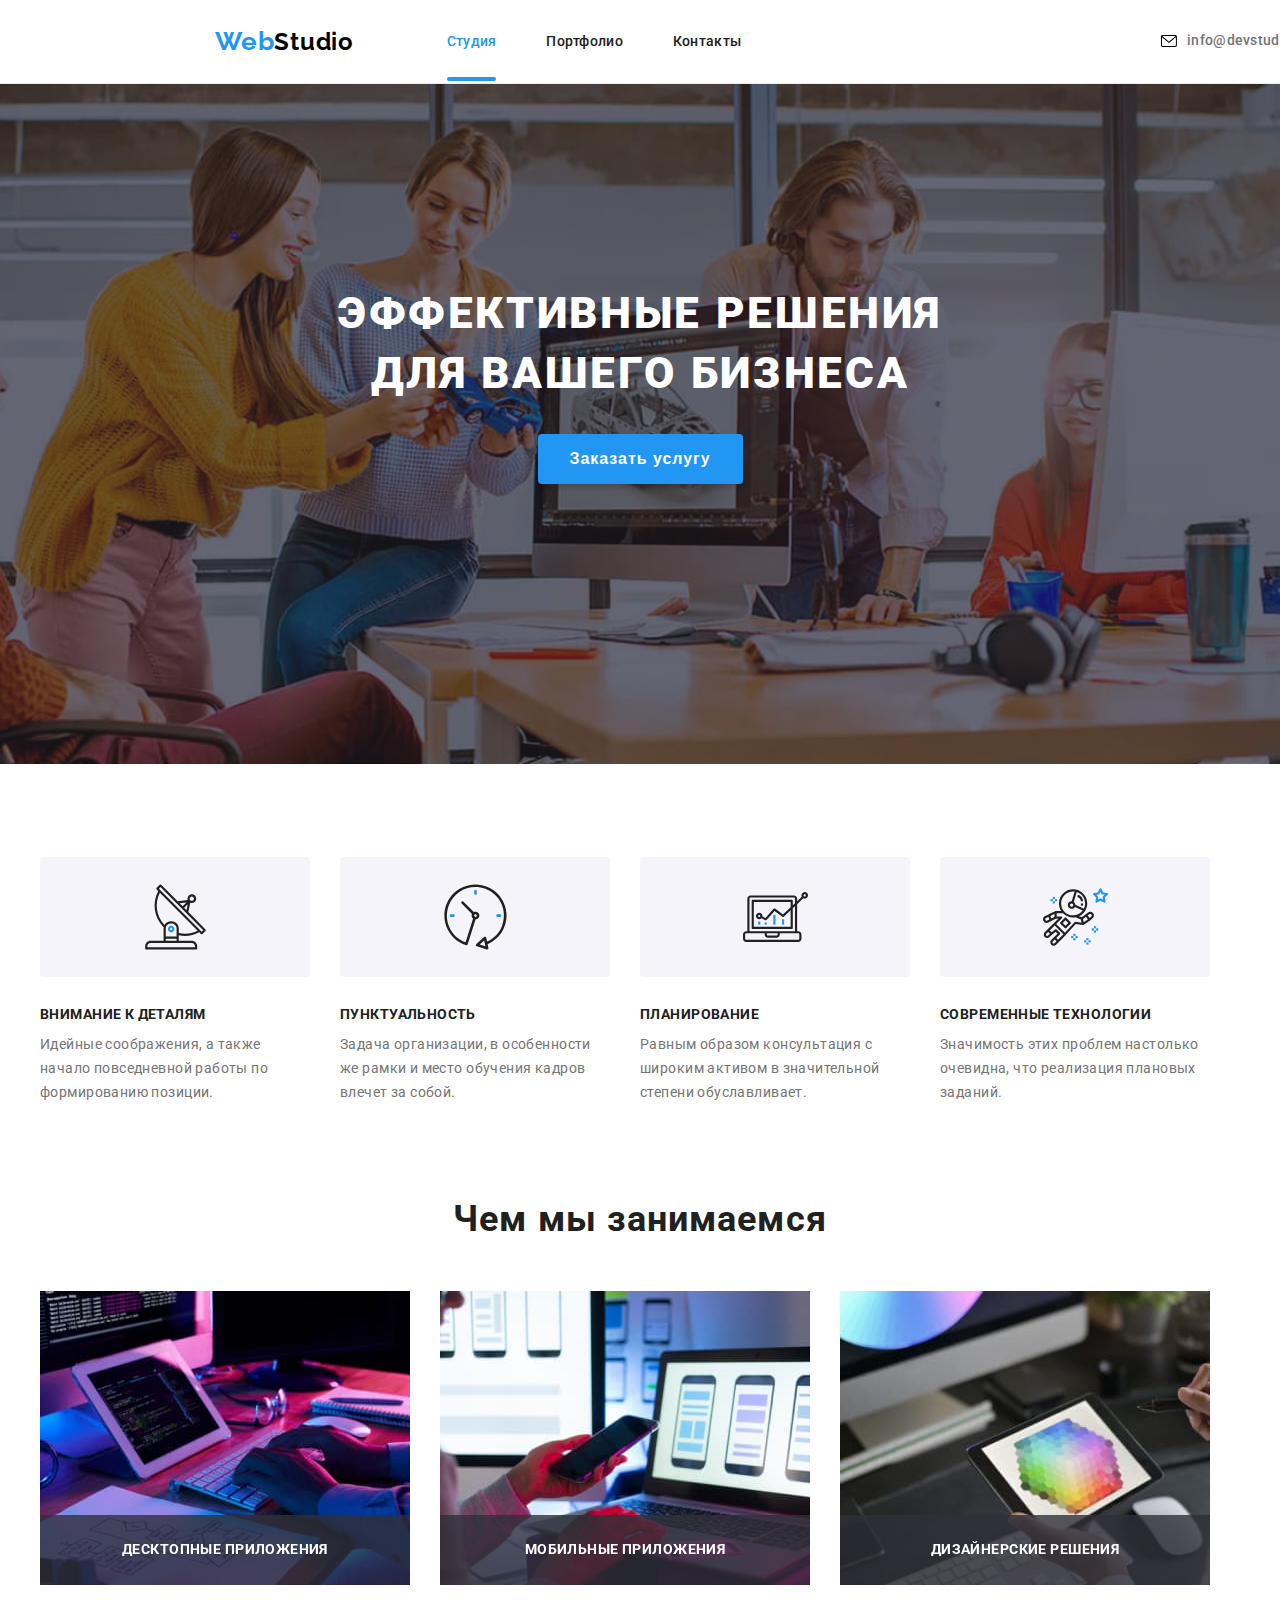
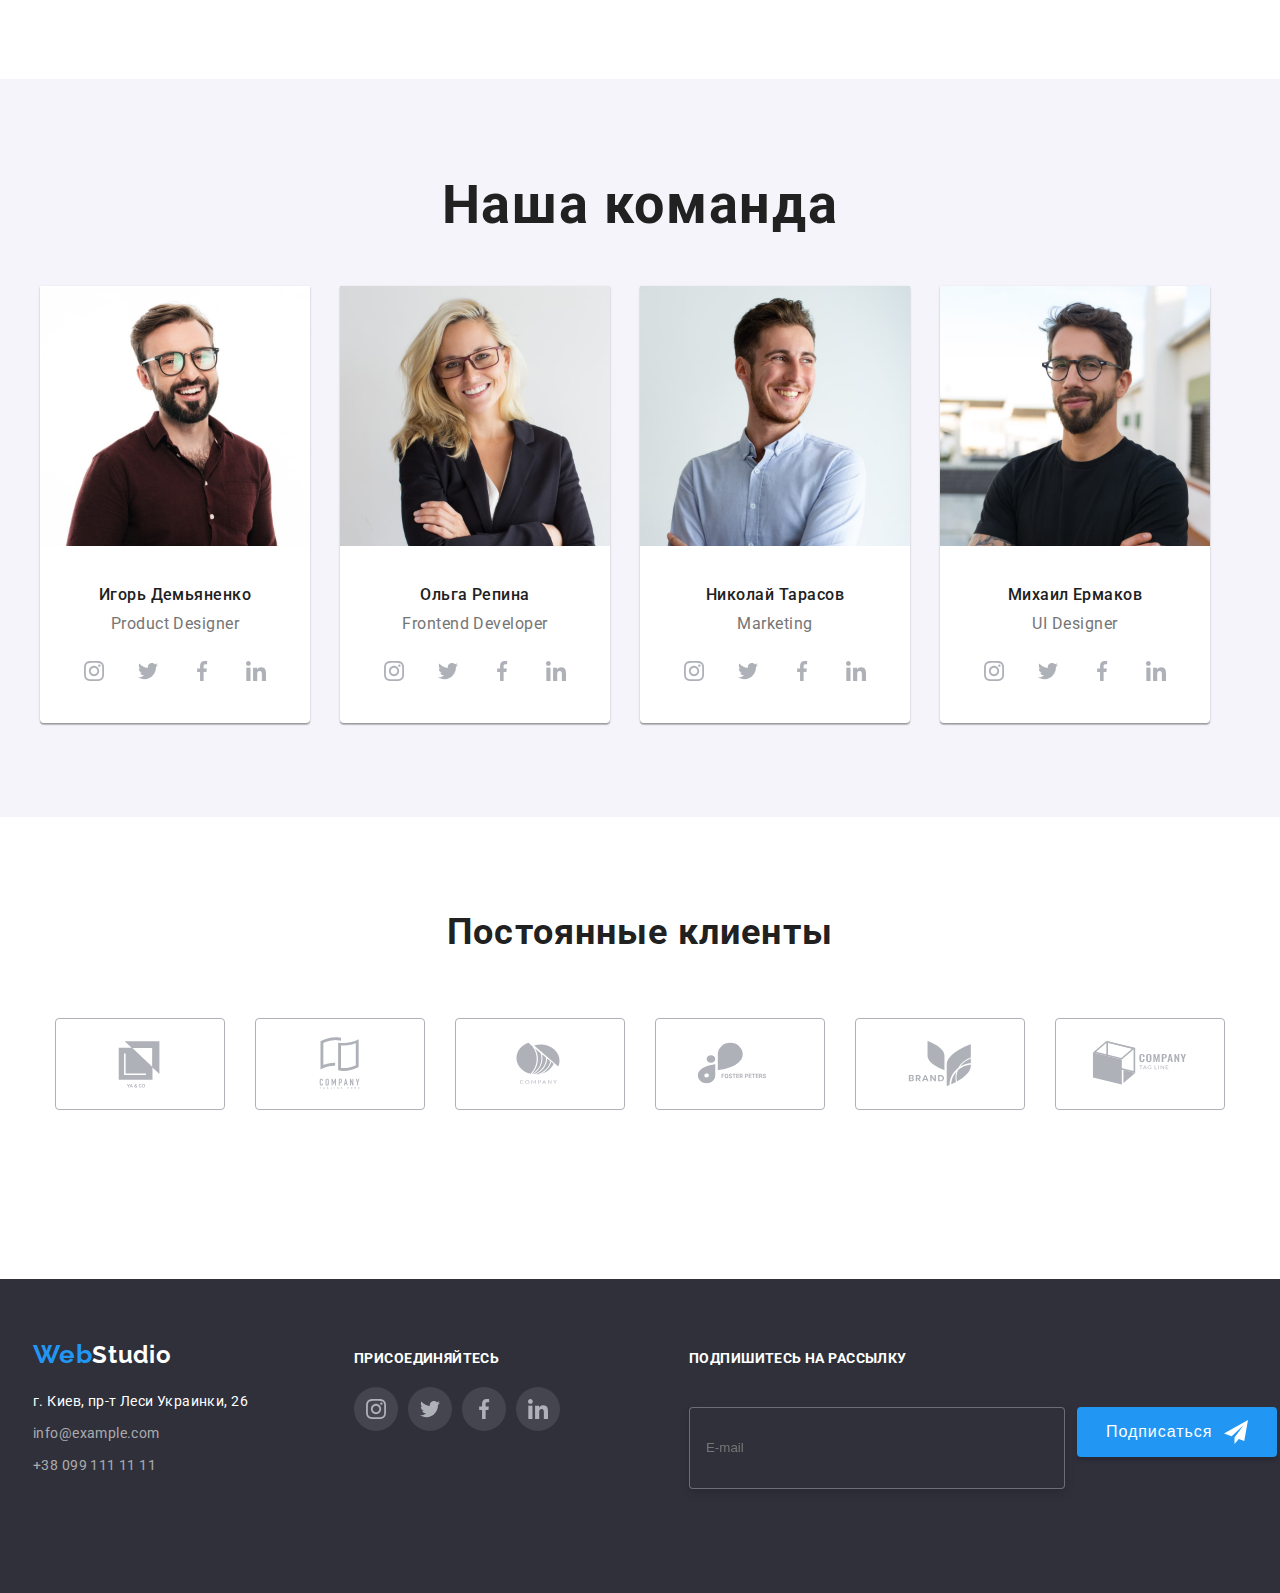
<file: index.html>
<!DOCTYPE html>
<html lang="ru">
  <head>
    <meta charset="UTF-8" />
    <meta http-equiv="X-UA-Compatible" content="IE=edge" />
    <meta name="viewport" content="width=device-width, initial-scale=1.0" />
    <title>Business planning</title>
    <link
      rel="stylesheet"
      href="https://cdnjs.cloudflare.com/ajax/libs/modern-normalize/1.1.0/modern-normalize.min.css"
      integrity="sha512-wpPYUAdjBVSE4KJnH1VR1HeZfpl1ub8YT/NKx4PuQ5NmX2tKuGu6U/JRp5y+Y8XG2tV+wKQpNHVUX03MfMFn9Q=="
      crossorigin="anonymous"
      referrerpolicy="no-referrer"
    />
    <link rel="preconnect" href="https://fonts.googleapis.com" />
    <link rel="preconnect" href="https://fonts.gstatic.com" crossorigin />
    <link rel="preconnect" href="https://fonts.googleapis.com" />
    <link rel="preconnect" href="https://fonts.gstatic.com" crossorigin />
    <link
      href="https://fonts.googleapis.com/css2?family=Raleway:wght@700&family=Roboto:wght@400;500;700;900&display=swap"
      rel="stylesheet"
    />
    <!-- <link rel="stylesheet" href="./css/style.css" /> -->
    <link rel="stylesheet" href="./css/main.css" />
  </head>
  <body>
    <header class="header">
      <div class="container">
        <a href="" class="header__logo">Web<span class="logo">Studio</span></a>
        <button class="menu-open-btn" type="button">
          <svg class="header__icon-mob" width="40" height="40">
            <use href="./images/icons/symbol-defs.svg#icon-menu_40px"></use>
          </svg>
        </button>
        <nav class="header__navigation">
          <ul class="header__list">
            <li class="header__item-pages">
              <a href="" class="header__link-pages current">Студия</a>
            </li>
            <li class="header__item-pages">
              <a href="./portfolio.html" class="header__link-pages">Портфолио</a>
            </li>
            <li class="header__item-pages">
              <a href="" class="header__link-pages">Контакты</a>
            </li>
          </ul>
        </nav>
        <div class="header-connect">
          <ul class="header__list list">
            <li class="header__item">
              <a href="mailto:info@devstudio.com" class="header__link">
                <svg class="header__icon" width="16" height="12">
                  <use href="./images/icons/symbol-defs.svg#icon-envelope"></use>
                </svg>
                info@devstudio.com
              </a>
            </li>
            <li class="header__item">
              <a class="header__link" href="tel:+380961111111">
                <svg class="header__icon" width="10" height="16">
                  <use href="./images/icons/symbol-defs.svg#icon-Vector"></use>
                </svg>
                +38 096 111 11 11
              </a>
            </li>
          </ul>
        </div>
      </div>
      <div class="mob-menu is-hidden">
        <div class="conteiner">
          <div class="mob-menu-top">
            <button type="button" class="menu-close-btn">
              <svg class="header__menu-close" width="40" height="40">
                <use href="./images/icons/symbol-defs.svg#icon-close_40px"></use>
              </svg>
            </button>
            <ul class="mob-menu__list">
              <li class="mob-menu__item-pages">
                <a href="" class="mob-menu__link-pages current">Студия</a>
              </li>
              <li class="mob-menu__item-pages">
                <a href="./portfolio.html" class="mob-menu__link-pages">Портфолио</a>
              </li>
              <li class="mob-menu__item-pages">
                <a href="" class="mob-menu__link-pages">Контакты</a>
              </li>
            </ul>
          </div>
          <div class="mob-menu-bottom">
            <div class="mob-connect">
              <ul class="mob__list">
                <li class="mob__item">
                  <a class="mob__link-tel" href="tel:+380961111111"> +38 096 111 11 11 </a>
                </li>

                <li class="mob__item">
                  <a href="mailto:info@devstudio.com" class="mob__link-email">
                    info@devstudio.com
                  </a>
                </li>
              </ul>
            </div>
            <ul class="mob__soc-list">
              <li class="mob__soc-item">
                <a href="" class="mob__soc-link">Instagram</a>
                <!-- <p class="mob__soc-line"></p> -->
              </li>
              <li class="mob__soc-item">
                <a href="" class="mob__soc-link">Twitter</a>
              </li>
              <li class="mob__soc-item">
                <a href="" class="mob__soc-link">Facebook</a>
              </li>
              <li class="mob__soc-item">
                <a href="" class="mob__soc-link">LinkedIn</a>
              </li>
            </ul>
          </div>
        </div>
      </div>
    </header>
    <main class="main">
      <section class="section hero">
        <div class="container">
          <h1 class="hero__title">
            Эффективные решения <br />
            для вашего бизнеса
          </h1>
          <button type="button" class="hero__btn" data-modal-open>Заказать услугу</button>
          <div class="backdrop is-hidden" data-modal>
            <div class="modal">
              <button type="button" class="modal__close-btn" data-modal-close>
                <svg class="modal__close-icon" width="18" height="18">
                  <use href="./images/icons/symbol-defs.svg#icon-close-black"></use>
                </svg>
              </button>
              <p class="modal__title">Оставьте свои данные, мы вам перезвоним</p>
              <form>
                <div class="modal__field">
                  <label class="modal__label" for="user-name">Имя</label>
                  <div class="modal__input-wrap">
                    <input
                      id="user-name"
                      type="text"
                      class="modal__input"
                      name="user-name"
                      required
                    />
                    <svg class="modal__input-icon" width="18" height="18">
                      <use href="./images/icons/symbol-defs.svg#icon-person-black"></use>
                    </svg>
                  </div>
                </div>
                <div class="modal__field">
                  <label class="modal__label" for="user-tel">Телефон</label>
                  <div class="modal__input-wrap">
                    <input type="tel" class="modal__input" name="user-tel" id="user-tel" required />
                    <svg class="modal__input-icon" width="18" height="18">
                      <use href="./images/icons/symbol-defs.svg#icon-phone-black"></use>
                    </svg>
                  </div>
                </div>
                <div class="modal__field">
                  <label class="modal__label" for="user-email">Почта</label>
                  <div class="modal__input-wrap">
                    <input
                      type="email"
                      class="modal__input"
                      name="user-email"
                      id="user-email"
                      required
                    />
                    <svg class="modal__input-icon" width="18" height="18">
                      <use href="./images/icons/symbol-defs.svg#icon-email-black"></use>
                    </svg>
                  </div>
                </div>
                <div class="modal__field-comment">
                  <label class="modal__comment">
                    Комментарий
                    <textarea
                      name="comment"
                      placeholder="Введите текст"
                      class="modal__comment-text"
                    ></textarea>
                  </label>
                </div>
                <div class="modal__field-check">
                  <input
                    type="checkbox"
                    class="modal__input-check hidden-title"
                    id="input-check"
                    name="policy"
                    value="policy"
                  />
                  <label for="input-check" class="modal__check-text">
                    <span>
                      <svg class="modal__check-icon" width="16" height="15">
                        <use href="./images/icons/symbol-defs.svg#icon-vector1"></use>
                      </svg>
                    </span>
                    Соглашаюсь с рассылкой и принимаю
                    <a class="modal__check-link">Условия договора</a></label
                  >
                </div>
                <button type="submit" class="modal__btn">Отправить</button>
              </form>
            </div>
          </div>
        </div>
      </section>
      <section class="section section--two">
        <div class="container">
          <h2 class="hidden-title">Преимущества</h2>
          <ul class="section__list">
            <li class="section__item">
              <div class="section__pictures">
                <svg class="section__soc-icon" width="65" height="70">
                  <use href="./images/icons/symbol-defs.svg#icon-antenna"></use>
                </svg>
              </div>
              <h3 class="section__title">Внимание к деталям</h3>
              <p class="section__text">
                Идейные соображения, а также начало повседневной работы по формированию позиции.
              </p>
            </li>
            <li class="section__item">
              <div class="section__pictures">
                <svg class="section__soc-icon" width="65" height="70">
                  <use href="./images/icons/symbol-defs.svg#icon-clock"></use>
                </svg>
              </div>

              <h3 class="section__title">Пунктуальность</h3>
              <p class="section__text">
                Задача организации, в особенности же рамки и место обучения кадров влечет за собой.
              </p>
            </li>
            <li class="section__item">
              <div class="section__pictures">
                <svg class="section__soc-icon" width="65" height="70">
                  <use href="./images/icons/symbol-defs.svg#icon-diagram"></use>
                </svg>
              </div>

              <h3 class="section__title">Планирование</h3>
              <p class="section__text">
                Равным образом консультация с широким активом в значительной степени обуславливает.
              </p>
            </li>
            <li class="section__item">
              <div class="section__pictures">
                <svg class="section__soc-icon" width="65" height="70">
                  <use href="./images/icons/symbol-defs.svg#icon-astronaut"></use>
                </svg>
              </div>

              <h3 class="section__title">Современные технологии</h3>
              <p class="section__text">
                Значимость этих проблем настолько очевидна, что реализация плановых заданий.
              </p>
            </li>
          </ul>
        </div>
      </section>
      <section class="section section-three">
        <div class="container">
          <h2 class="section__title-about">Чем мы занимаемся</h2>
          <ul class="section-three__list">
            <li class="section-three__img">
              <img src="./images/about-img-1.jpg" alt="компьютер" width="370" height="294" />
              <div class="section-description">
                <p class="section__img-text">Десктопные приложения</p>
              </div>
            </li>
            <li class="section-three__img">
              <img src="./images/about-img-2.jpg" alt="телефон" width="370" height="294" />
              <div class="section-description">
                <p class="section__img-text">Мобильные приложения</p>
              </div>
            </li>
            <li class="section-three__img">
              <img src="./images/about-img-3.jpg" alt="планшет" width="370" height="294" />
              <div class="section-description">
                <p class="section__img-text">Дизайнерские решения</p>
              </div>
            </li>
          </ul>
        </div>
      </section>
      <section class="section section-four">
        <div class="container">
          <h2 class="section-four__title">Наша команда</h2>
          <ul class="section-four__list">
            <li class="section-four__img">
              <picture>
                <source
                  srcset="./images/photo-ihor.jpg 1x, ./images/photo-ihor-2x.jpg 2x"
                  media="(min-width:1200px)"
                />
                <source
                  srcset="./images/photo-ihor-tablet.jpg 1x, ./images/photo-ihor-tablet-2x.jpg 2x"
                  media="(min-width:768px)"
                />
                <source
                  srcset="./images/photo-ihor-mob.jpg 1x, ./images/photo-ihor-mob-2x.jpg 2x"
                  media="(min-width:320px)"
                />
                <img class="section-four__img-block" src="./images/photo-ihor.jpg" alt="игорь" />
              </picture>
              <div class="section-four__sign">
                <h3 class="section-four__name">Игорь Демьяненко</h3>
                <p lang="en" class="section-four__text">Product Designer</p>
                <div class="section-four__soc">
                  <ul class="section-four__soc-list">
                    <li class="section-four__soc-item">
                      <a href="" class="section-four__soc-link">
                        <svg class="section__soc-icon" width="20" height="20">
                          <use href="./images/icons/symbol-defs.svg#icon-instagram"></use>
                        </svg>
                      </a>
                    </li>
                    <li class="section-four__soc-item">
                      <a href="" class="section-four__soc-link">
                        <svg class="section__soc-icon" width="20" height="20">
                          <use href="./images/icons/symbol-defs.svg#icon-twitter"></use>
                        </svg>
                      </a>
                    </li>
                    <li class="section-four__soc-item">
                      <a href="" class="section-four__soc-link">
                        <svg class="section__soc-icon" width="20" height="20">
                          <use href="./images/icons/symbol-defs.svg#icon-facebook"></use>
                        </svg>
                      </a>
                    </li>
                    <li class="section-four__soc-item">
                      <a href="" class="section-four__soc-link">
                        <svg class="section__soc-icon" width="20" height="20">
                          <use href="./images/icons/symbol-defs.svg#icon-linkedin"></use>
                        </svg>
                      </a>
                    </li>
                  </ul>
                </div>
              </div>
            </li>
            <li class="section-four__img">
              <picture>
                <source
                  srcset="./images/photo-olga.jpg 1x, ./images/photo-olga-2x.jpg 2x"
                  media="(min-width:1200px)"
                />
                <source
                  srcset="./images/photo-olga-tablet.jpg 1x, ./images/photo-olga-tablet-2x.jpg 2x"
                  media="(min-width:768px)"
                />
                <source
                  srcset="./images/photo-olga-mob.jpg 1x, ./images/photo-olga-mob-2x.jpg 2x"
                  media="(min-width:320px)"
                />
                <img class="section-four__img-block" src="./images/photo-olga.jpg" alt="Ольга" />
              </picture>

              <div class="section-four__sign">
                <h3 class="section-four__name">Ольга Репина</h3>
                <p lang="en" class="section-four__text">Frontend Developer</p>
                <div class="section-four__soc">
                  <ul class="section-four__soc-list">
                    <li class="section-four__soc-item">
                      <a href="" class="section-four__soc-link">
                        <svg class="section__soc-icon" width="20" height="20">
                          <use href="./images/icons/symbol-defs.svg#icon-instagram"></use>
                        </svg>
                      </a>
                    </li>
                    <li class="section-four__soc-item">
                      <a href="" class="section-four__soc-link">
                        <svg class="section__soc-icon" width="20" height="20">
                          <use href="./images/icons/symbol-defs.svg#icon-twitter"></use>
                        </svg>
                      </a>
                    </li>
                    <li class="section-four__soc-item">
                      <a href="" class="section-four__soc-link">
                        <svg class="section__soc-icon" width="20" height="20">
                          <use href="./images/icons/symbol-defs.svg#icon-facebook"></use>
                        </svg>
                      </a>
                    </li>
                    <li class="section-four__soc-item">
                      <a href="" class="section-four__soc-link">
                        <svg class="section__soc-icon" width="20" height="20">
                          <use href="./images/icons/symbol-defs.svg#icon-linkedin"></use>
                        </svg>
                      </a>
                    </li>
                  </ul>
                </div>
              </div>
            </li>
            <li class="section-four__img">
              <picture>
                <source
                  srcset="./images/photo-nikolay.jpg 1x, ./images/photo-nikolay-2x.jpg 2x"
                  media="(min-width:1200px)"
                />
                <source
                  srcset="
                    ./images/photo-nikolay-tablet.jpg    1x,
                    ./images/photo-nikolay-tablet-2x.jpg 2x
                  "
                  media="(min-width:768px)"
                />
                <source
                  srcset="./images/photo-nikolay-mob.jpg 1x, ./images/photo-nikolay-mob-2x.jpg 2x"
                  media="(min-width:320px)"
                />
                <img
                  class="section-four__img-block"
                  src="./images/photo-nikolay.jpg"
                  alt="Николай"
                />
              </picture>

              <div class="section-four__sign">
                <h3 class="section-four__name">Николай Тарасов</h3>
                <p lang="en" class="section-four__text">Marketing</p>
                <div class="section-four__soc">
                  <ul class="section-four__soc-list">
                    <li class="section-four__soc-item">
                      <a href="" class="section-four__soc-link">
                        <svg class="section__soc-icon" width="20" height="20">
                          <use href="./images/icons/symbol-defs.svg#icon-instagram"></use>
                        </svg>
                      </a>
                    </li>
                    <li class="section-four__soc-item">
                      <a href="" class="section-four__soc-link">
                        <svg class="section__soc-icon" width="20" height="20">
                          <use href="./images/icons/symbol-defs.svg#icon-twitter"></use>
                        </svg>
                      </a>
                    </li>
                    <li class="section-four__soc-item">
                      <a href="" class="section-four__soc-link">
                        <svg class="section__soc-icon" width="20" height="20">
                          <use href="./images/icons/symbol-defs.svg#icon-facebook"></use>
                        </svg>
                      </a>
                    </li>
                    <li class="section-four__soc-item">
                      <a href="" class="section-four__soc-link">
                        <svg class="section__soc-icon" width="20" height="20">
                          <use href="./images/icons/symbol-defs.svg#icon-linkedin"></use>
                        </svg>
                      </a>
                    </li>
                  </ul>
                </div>
              </div>
            </li>
            <li class="section-four__img">
              <picture>
                <source
                  srcset="./images/photo-michael.jpg 1x, ./images/photo-michael-2x.jpg 2x"
                  media="(min-width:1200px)"
                />
                <source
                  srcset="
                    ./images/photo-michael-tablet.jpg    1x,
                    ./images/photo-michael-tablet-2x.jpg 2x
                  "
                  media="(min-width:768px)"
                />
                <source
                  srcset="./images/photo-michael-mob.jpg 1x, ./images/photo-michael-mob-2x.jpg 2x"
                  media="(min-width:320px)"
                />
                <img
                  class="section-four__img-block"
                  src="./images/photo-michael.jpg"
                  alt="Михаил"
                />
              </picture>

              <div class="section-four__sign">
                <h3 class="section-four__name">Михаил Ермаков</h3>
                <p lang="en" class="section-four__text">UI Designer</p>
                <div class="section-four__soc">
                  <ul class="section-four__soc-list">
                    <li class="section-four__soc-item">
                      <a href="" class="section-four__soc-link">
                        <svg class="section__soc-icon" width="20" height="20">
                          <use href="./images/icons/symbol-defs.svg#icon-instagram"></use>
                        </svg>
                      </a>
                    </li>
                    <li class="section-four__soc-item">
                      <a href="" class="section-four__soc-link">
                        <svg class="section__soc-icon" width="20" height="20">
                          <use href="./images/icons/symbol-defs.svg#icon-twitter"></use>
                        </svg>
                      </a>
                    </li>
                    <li class="section-four__soc-item">
                      <a href="" class="section-four__soc-link">
                        <svg class="section__soc-icon" width="20" height="20">
                          <use href="./images/icons/symbol-defs.svg#icon-facebook"></use>
                        </svg>
                      </a>
                    </li>
                    <li class="section-four__soc-item">
                      <a href="" class="section-four__soc-link">
                        <svg class="section__soc-icon" width="20" height="20">
                          <use href="./images/icons/symbol-defs.svg#icon-linkedin"></use>
                        </svg>
                      </a>
                    </li>
                  </ul>
                </div>
              </div>
            </li>
          </ul>
        </div>
      </section>
      <section class="section section-clients">
        <div class="container">
          <h2 class="section-clients__title">Постоянные клиенты</h2>
          <ul class="section-clients__list">
            <li class="section-clients__item">
              <svg class="section-clients__logo" width="106" height="60">
                <use href="./images/icons/symbol-defs.svg#icon-logo"></use>
              </svg>
            </li>
            <li class="section-clients__item">
              <svg class="section-clients__logo" width="106" height="60">
                <use href="./images/icons/symbol-defs.svg#icon-logo1"></use>
              </svg>
            </li>
            <li class="section-clients__item">
              <svg class="section-clients__logo" width="106" height="60">
                <use href="./images/icons/symbol-defs.svg#icon-logo2"></use>
              </svg>
            </li>
            <li class="section-clients__item">
              <svg class="section-clients__logo" width="106" height="60">
                <use href="./images/icons/symbol-defs.svg#icon-logo3"></use>
              </svg>
            </li>
            <li class="section-clients__item">
              <svg class="section-clients__logo" width="106" height="60">
                <use href="./images/icons/symbol-defs.svg#icon-logo4"></use>
              </svg>
            </li>
            <li class="section-clients__item">
              <svg class="section-clients__logo" width="106" height="60">
                <use href="./images/icons/symbol-defs.svg#icon-logo5"></use>
              </svg>
            </li>
          </ul>
        </div>
      </section>
    </main>
    <footer class="footer">
      <div class="container footer__tablet">
        <!-- <div class="footer__tablet"> -->
        <div class="footer__contacts">
          <div class="footer__item">
            <a href="" class="footer__logo-left">Web<span class="footer__logo">Studio</span></a>
          </div>
          <address>
            <ul class="footer__list">
              <li class="footer__adress-text">г. Киев, пр-т Леси Украинки, 26</li>
              <li>
                <a href="mailto:info@example.com" class="footer__adress-link">info@example.com</a>
              </li>
              <li>
                <a href="tel:+380991111111" class="footer__adress-link">+38 099 111 11 11</a>
              </li>
            </ul>
          </address>
        </div>

        <div class="footer__social">
          <p class="footer__social-join">Присоединяйтесь</p>
          <div class="footer__soc">
            <ul class="footer__soc-list">
              <li class="footer__soc-item">
                <a href="" class="footer__soc-link">
                  <svg class="footer__soc-icon" width="20" height="20">
                    <use href="./images/icons/symbol-defs.svg#icon-instagram"></use>
                  </svg>
                </a>
              </li>
              <li class="footer__soc-item">
                <a href="" class="footer__soc-link">
                  <svg class="footer__soc-icon" width="20" height="20">
                    <use href="./images/icons/symbol-defs.svg#icon-twitter"></use>
                  </svg>
                </a>
              </li>
              <li class="footer__soc-item">
                <a href="" class="footer__soc-link">
                  <svg class="footer__soc-icon" width="20" height="20">
                    <use href="./images/icons/symbol-defs.svg#icon-facebook"></use>
                  </svg>
                </a>
              </li>
              <li class="footer__soc-item">
                <a href="" class="footer__soc-link">
                  <svg class="footer__soc-icon" width="20" height="20">
                    <use href="./images/icons/symbol-defs.svg#icon-linkedin"></use>
                  </svg>
                </a>
              </li>
            </ul>
          </div>
        </div>
        <!-- </div> -->
        <form class="footer__subscribe">
          <label class="footer__text" for="user-subscribe">Подпишитесь на рассылку</label>
          <div class="footer__sub-field">
            <input
              type="email"
              name="user-subscribe"
              id="user-subscribe"
              class="footer__input"
              placeholder="E-mail"
            />
            <button class="footer__btn" type="submit">
              Подписаться
              <svg class="footer__icon" width="24" height="24">
                <use href="./images/icons/symbol-defs.svg#icon-send"></use>
              </svg>
            </button>
          </div>
        </form>
      </div>
    </footer>
    <script src="./js/menu.js"></script>
    <script src="./js/modal.js"></script>
  </body>
</html>
</file>
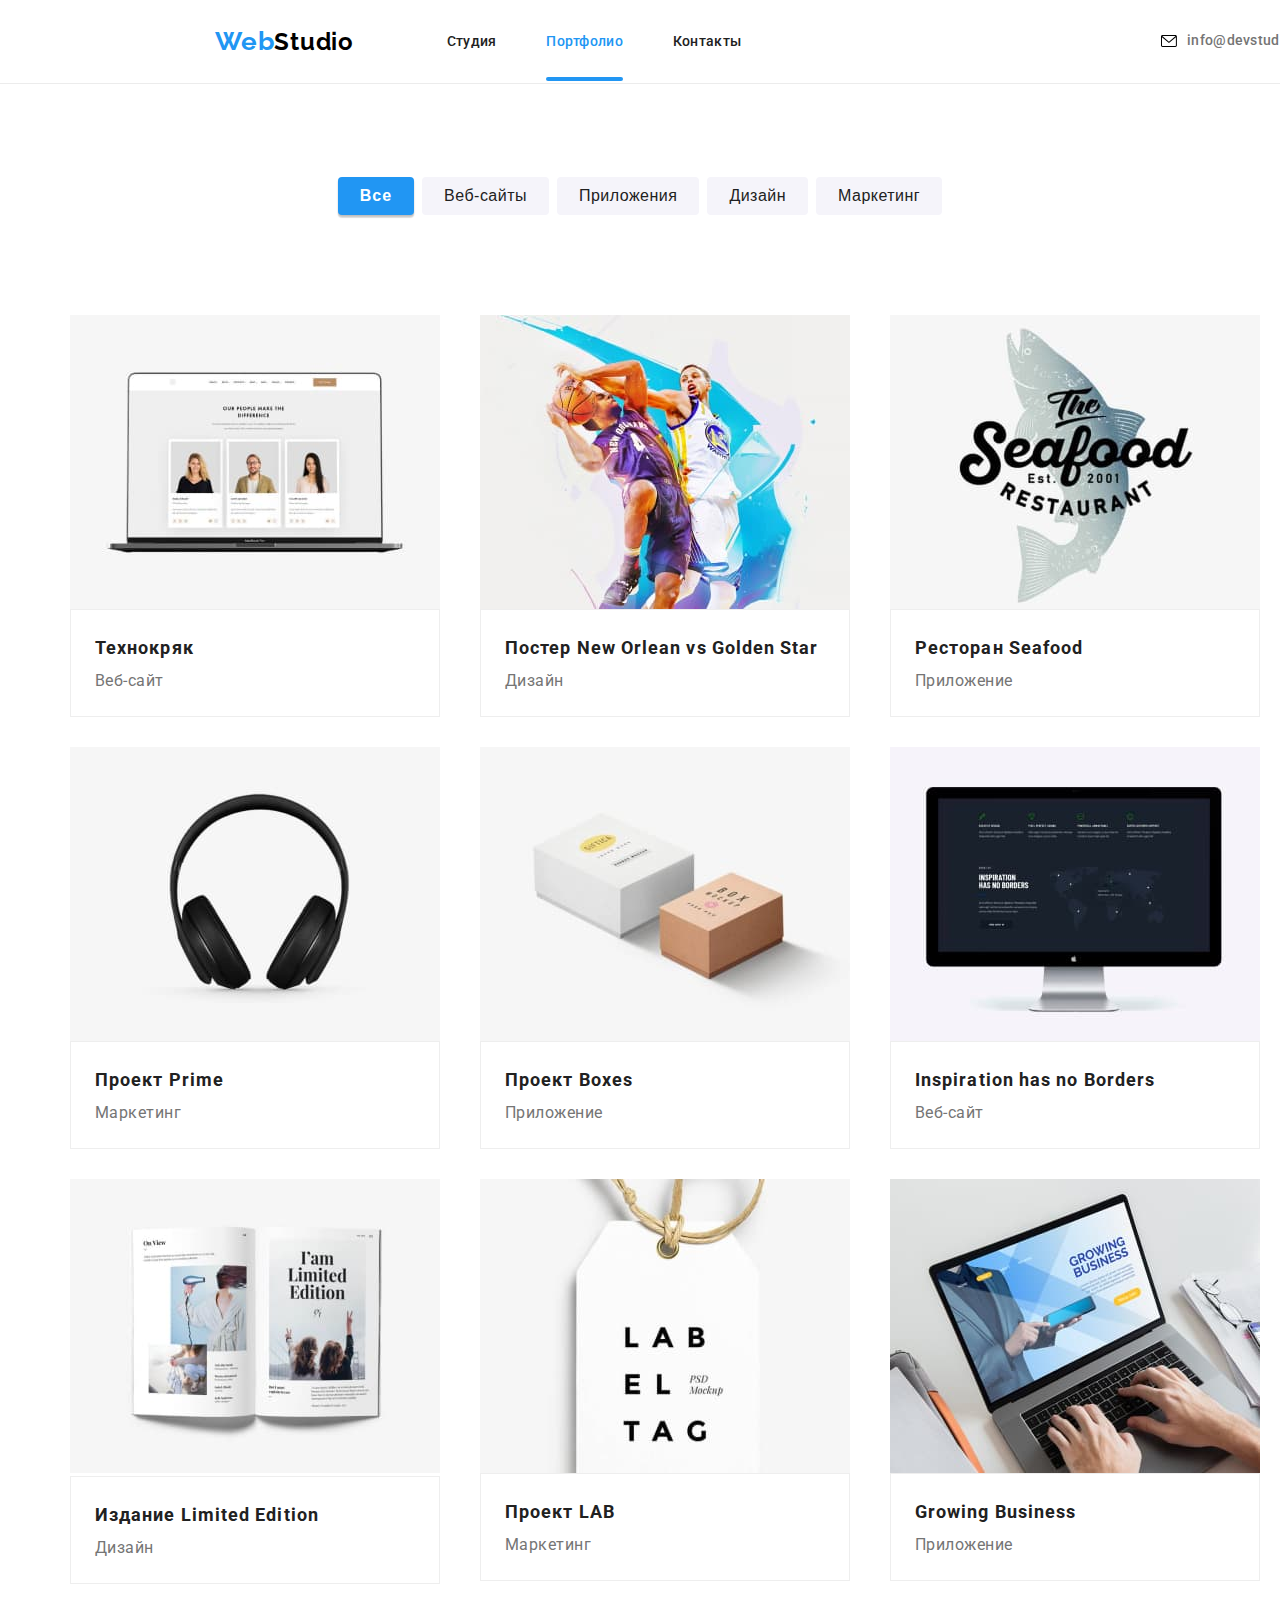
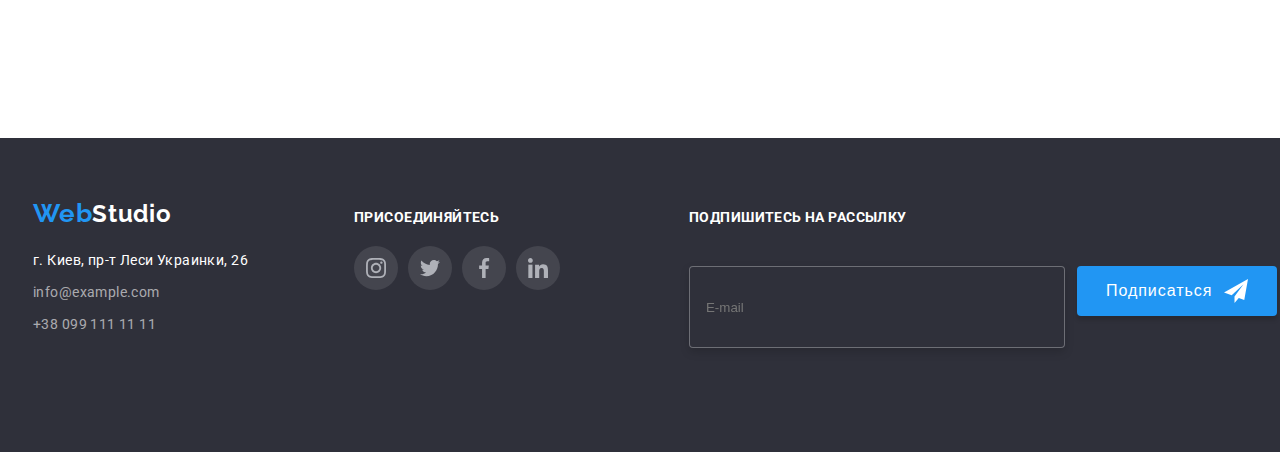
<file: portfolio.html>
<!DOCTYPE html>
<html lang="ru">
  <head>
    <meta charset="UTF-8" />
    <meta http-equiv="X-UA-Compatible" content="IE=edge" />
    <meta name="viewport" content="width=device-width, initial-scale=1.0" />
    <title>Portfolio</title>
    <link
      rel="stylesheet"
      href="https://cdnjs.cloudflare.com/ajax/libs/modern-normalize/1.1.0/modern-normalize.min.css"
      integrity="sha512-wpPYUAdjBVSE4KJnH1VR1HeZfpl1ub8YT/NKx4PuQ5NmX2tKuGu6U/JRp5y+Y8XG2tV+wKQpNHVUX03MfMFn9Q=="
      crossorigin="anonymous"
      referrerpolicy="no-referrer"
    />
    <link rel="preconnect" href="https://fonts.googleapis.com" />
    <link rel="preconnect" href="https://fonts.gstatic.com" crossorigin />
    <link
      href="https://fonts.googleapis.com/css2?family=Raleway:wght@700&family=Roboto:wght@400;500;700;900&display=swap"
      rel="stylesheet"
    />
    <link rel="stylesheet" href="./css/style.css" />
    <link rel="stylesheet" href="./css/main.css" />
  </head>
  <body>
    <header class="header">
      <div class="container">
        <a href="./index.html" class="header__logo">Web<span class="logo">Studio</span></a>
        <button class="menu-open-btn" type="button">
          <svg class="header__icon-mob" width="40" height="40">
            <use href="./images/icons/symbol-defs.svg#icon-menu_40px"></use>
          </svg>
        </button>
        <nav class="header__navigation">
          <ul class="header__list">
            <li class="header__item-pages">
              <a href="./index.html" class="header__link-pages">Студия</a>
            </li>
            <li class="header__item-pages">
              <a href="./portfolio.html" class="header__link-pages current">Портфолио</a>
            </li>
            <li class="header__item-pages">
              <a href="./index.html" class="header__link-pages">Контакты</a>
            </li>
          </ul>
        </nav>
        <div class="header-connect">
          <ul class="header__list list">
            <li class="header__item">
              <a href="mailto:info@devstudio.com" class="header__link">
                <svg class="header__icon" width="16" height="12">
                  <use href="./images/icons/symbol-defs.svg#icon-envelope"></use>
                </svg>
                info@devstudio.com
              </a>
            </li>
            <li class="header-item">
              <a class="header__link" href="tel:+380961111111">
                <svg class="header__icon" width="10" height="16">
                  <use href="./images/icons/symbol-defs.svg#icon-Vector"></use>
                </svg>
                +38 096 111 11 11
              </a>
            </li>
          </ul>
        </div>
      </div>
      <div class="mob-menu is-hidden">
        <div class="conteiner">
          <div class="mob-menu-top">
            <button type="button" class="menu-close-btn">
              <svg class="header__menu-close" width="40" height="40">
                <use href="./images/icons/symbol-defs.svg#icon-close_40px"></use>
              </svg>
            </button>
            <ul class="mob-menu__list">
              <li class="mob-menu__item-pages">
                <a href="" class="mob-menu__link-pages current">Студия</a>
              </li>
              <li class="mob-menu__item-pages">
                <a href="./portfolio.html" class="mob-menu__link-pages">Портфолио</a>
              </li>
              <li class="mob-menu__item-pages">
                <a href="" class="mob-menu__link-pages">Контакты</a>
              </li>
            </ul>
          </div>
          <div class="mob-menu-bottom">
            <div class="mob-connect">
              <ul class="mob__list">
                <li class="mob__item">
                  <a class="mob__link-tel" href="tel:+380961111111"> +38 096 111 11 11 </a>
                </li>

                <li class="mob__item">
                  <a href="mailto:info@devstudio.com" class="mob__link-email">
                    info@devstudio.com
                  </a>
                </li>
              </ul>
            </div>
            <ul class="mob__soc-list">
              <li class="mob__soc-item">
                <a href="" class="mob__soc-link">Instagram</a>
                <p class="mob__soc-line"></p>
              </li>
              <li class="mob__soc-item">
                <a href="" class="mob__soc-link">Twitter</a>
              </li>
              <li class="mob__soc-item">
                <a href="" class="mob__soc-link">Facebook</a>
              </li>
              <li class="mob__soc-item">
                <a href="" class="mob__soc-link">LinkedIn</a>
              </li>
            </ul>
          </div>
        </div>
      </div>
      <div class="mob-menu is-hidden">
        <div class="conteiner">
          <div class="mob-menu-top">
            <button type="button" class="menu-close-btn">
              <svg class="header__menu-close" width="40" height="40">
                <use href="./images/icons/symbol-defs.svg#icon-close_40px"></use>
              </svg>
            </button>
            <ul class="mob-menu__list">
              <li class="mob-menu__item-pages">
                <a href="" class="mob-menu__link-pages current">Студия</a>
              </li>
              <li class="mob-menu__item-pages">
                <a href="./portfolio.html" class="mob-menu__link-pages">Портфолио</a>
              </li>
              <li class="mob-menu__item-pages">
                <a href="" class="mob-menu__link-pages">Контакты</a>
              </li>
            </ul>
          </div>
          <div class="mob-menu-bottom">
            <div class="mob-connect">
              <ul class="mob__list">
                <li class="mob__item">
                  <a class="mob__link-tel" href="tel:+380961111111"> +38 096 111 11 11 </a>
                </li>

                <li class="mob__item">
                  <a href="mailto:info@devstudio.com" class="mob__link-email">
                    info@devstudio.com
                  </a>
                </li>
              </ul>
            </div>
            <ul class="mob__soc-list">
              <li class="mob__soc-item">
                <a href="" class="mob__soc-link">Instagram</a>
                <p class="mob__soc-line"></p>
              </li>
              <li class="mob__soc-item">
                <a href="" class="mob__soc-link">Twitter</a>
              </li>
              <li class="mob__soc-item">
                <a href="" class="mob__soc-link">Facebook</a>
              </li>
              <li class="mob__soc-item">
                <a href="" class="mob__soc-link">LinkedIn</a>
              </li>
            </ul>
          </div>
        </div>
      </div>
    </header>
    <main>
      <section class="portfolio">
        <div class="container">
          <div class="portfolio__selection-btn">
            <h1 class="hidden-title">Кнопки управления портфолио></h1>
            <ul class="portfolio__btn">
              <li class="portfolio__btn-size">
                <button type="button" class="portfolio__btn-main">Все</button>
              </li>
              <li class="portfolio__btn-size">
                <button type="button" class="portfolio__btn-style">Веб-сайты</button>
              </li>
              <li class="portfolio__btn-size">
                <button type="button" class="portfolio__btn-style">Приложения</button>
              </li>
              <li class="portfolio__btn-size">
                <button type="button" class="portfolio__btn-style">Дизайн</button>
              </li>
              <li class="portfolio__btn-size">
                <button type="button" class="portfolio__btn-style">Маркетинг</button>
              </li>
            </ul>
          </div>

          <div class="portfolio__flex-container">
            <ul class="portfolio__list">
              <li class="portfolio__item">
                <div class="portfolio__flex-element">
                  <div class="portfolio__technokryak">
                    <picture>
                      <source
                        srcset="./images/portfolio-1.jpg 1x, ./images/portfolio-1-2x.jpg 2x"
                        media="(min-width:1200px)"
                      />
                      <source
                        srcset="
                          ./images/portfolio-1-tablet.jpg    1x,
                          ./images/portfolio-1-tablet-2x.jpg 2x
                        "
                        media="(min-width:768px)"
                      />
                      <source
                        srcset="./images/portfolio-1-mob.jpg 1x, ./images/portfolio-1-mob-2x.jpg 2x"
                        media="(min-width:320px)"
                      />
                      <img
                        class="portfolio__img-block"
                        src="./images/portfolio-1.jpg"
                        alt="игорь"
                      />
                    </picture>

                    <!-- <img
                      class="portfolio__img-block"
                      src="./images/portfolio-1.jpg"
                      alt="технокряк"
                      width="370"
                      height="294"
                    />
 -->
                    <div class="portfolio__overley">
                      <p class="portfolio__overley-text">
                        Ресурс предлагает комплексные предложения с разным уровнем функционала и
                        сервисов. Все это позволит посетителю получить исчерпывающие сведения о
                        компании или частном лице.
                      </p>
                    </div>
                  </div>
                  <div class="portfolio__flex-item">
                    <h2 class="portfolio__text">Технокряк</h2>
                    <p class="portfolio__about">Веб-сайт</p>
                  </div>
                </div>
              </li>
              <li class="portfolio__item">
                <div class="portfolio__flex-element">
                  <div class="portfolio__technokryak">
                    <img
                      class="portfolio__img-block"
                      src="./images/portfolio-2.jpg"
                      alt="постер"
                      width="370"
                      height="294"
                    />
                    <div class="portfolio__overley">
                      <p class="portfolio__overley-text">
                        Ресурс предлагает комплексные предложения с разным уровнем функционала и
                        сервисов. Все это позволит посетителю получить исчерпывающие сведения о
                        компании или частном лице.
                      </p>
                    </div>
                  </div>
                  <div class="portfolio__flex-item">
                    <h2 class="portfolio__text">Постер New Orlean vs Golden Star</h2>
                    <p class="portfolio__about">Дизайн</p>
                  </div>
                </div>
              </li>
              <li class="portfolio__item">
                <div class="portfolio__flex-element">
                  <div class="portfolio__technokryak">
                    <img
                      class="portfolio__img-block"
                      src="./images/portfolio-3.jpg"
                      alt="ресторан"
                      width="370"
                      height="294"
                    />
                    <div class="portfolio__overley">
                      <p class="portfolio__overley-text">
                        Ресурс предлагает комплексные предложения с разным уровнем функционала и
                        сервисов. Все это позволит посетителю получить исчерпывающие сведения о
                        компании или частном лице.
                      </p>
                    </div>
                  </div>
                  <div class="portfolio__flex-item">
                    <h2 class="portfolio__text">Ресторан Seafood</h2>
                    <p class="portfolio__about">Приложение</p>
                  </div>
                </div>
              </li>
              <li class="portfolio__item">
                <div class="portfolio__flex-element">
                  <div class="portfolio__technokryak">
                    <img
                      class="portfolio__img-block"
                      src="./images/portfolio-4.jpg"
                      alt="прайм"
                      width="370"
                      height="294"
                    />
                    <div class="portfolio__overley">
                      <p class="portfolio__overley-text">
                        Ресурс предлагает комплексные предложения с разным уровнем функционала и
                        сервисов. Все это позволит посетителю получить исчерпывающие сведения о
                        компании или частном лице.
                      </p>
                    </div>
                  </div>
                  <div class="portfolio__flex-item">
                    <h2 class="portfolio__text">Проект Prime</h2>
                    <p class="portfolio__about">Маркетинг</p>
                  </div>
                </div>
              </li>
              <li class="portfolio__item">
                <div class="portfolio__flex-element">
                  <div class="portfolio__technokryak">
                    <img
                      class="portfolio__img-block"
                      src="./images/portfolio-5.jpg"
                      alt="боксес"
                      width="370"
                      height="294"
                    />
                    <div class="portfolio__overley">
                      <p class="portfolio__overley-text">
                        Ресурс предлагает комплексные предложения с разным уровнем функционала и
                        сервисов. Все это позволит посетителю получить исчерпывающие сведения о
                        компании или частном лице.
                      </p>
                    </div>
                  </div>

                  <div class="portfolio__flex-item">
                    <h2 class="portfolio__text">Проект Boxes</h2>
                    <p class="portfolio__about">Приложение</p>
                  </div>
                </div>
              </li>
              <li class="portfolio__item">
                <div class="portfolio__flex-element">
                  <div class="portfolio__technokryak">
                    <img
                      class="portfolio__img-block"
                      src="./images/portfolio-6.jpg"
                      alt="инспирейшн"
                      width="370"
                      height="294"
                    />

                    <div class="portfolio__overley">
                      <p class="portfolio__overley-text">
                        Ресурс предлагает комплексные предложения с разным уровнем функционала и
                        сервисов. Все это позволит посетителю получить исчерпывающие сведения о
                        компании или частном лице.
                      </p>
                    </div>
                  </div>
                  <div class="portfolio__flex-item">
                    <h2 class="portfolio__text">Inspiration has no Borders</h2>
                    <p class="portfolio__about">Веб-сайт</p>
                  </div>
                </div>
              </li>
              <li class="portfolio__item">
                <div class="portfolio__flex-element">
                  <div class="portfolio__technokryak">
                    <img
                      class="portfolio-img-block"
                      src="./images/portfolio-7.jpg"
                      alt="издание"
                      width="370"
                      height="294"
                    />
                    <div class="portfolio__overley">
                      <p class="portfolio__overley-text">
                        Ресурс предлагает комплексные предложения с разным уровнем функционала и
                        сервисов. Все это позволит посетителю получить исчерпывающие сведения о
                        компании или частном лице.
                      </p>
                    </div>
                  </div>
                  <div class="portfolio__flex-item">
                    <h2 class="portfolio__text">Издание Limited Edition</h2>
                    <p class="portfolio__about">Дизайн</p>
                  </div>
                </div>
              </li>
              <li class="portfolio__item">
                <div class="portfolio__flex-element">
                  <div class="portfolio__technokryak">
                    <img
                      class="portfolio__img-block"
                      src="./images/portfolio-8.jpg"
                      alt="лаб"
                      width="370"
                      height="294"
                    />
                    <div class="portfolio__overley">
                      <p class="portfolio__overley-text">
                        Ресурс предлагает комплексные предложения с разным уровнем функционала и
                        сервисов. Все это позволит посетителю получить исчерпывающие сведения о
                        компании или частном лице.
                      </p>
                    </div>
                  </div>
                  <div class="portfolio__flex-item">
                    <h2 class="portfolio__text">Проект LAB</h2>
                    <p class="portfolio__about">Маркетинг</p>
                  </div>
                </div>
              </li>
              <li class="portfolio__item">
                <div class="portfolio__flex-element">
                  <div class="portfolio__technokryak">
                    <img
                      class="portfolio__img-block"
                      src="./images/portfolio-9.jpg"
                      alt="бизнес"
                      width="370"
                      height="294"
                    />
                    <div class="portfolio__overley">
                      <p class="portfolio__overley-text">
                        Ресурс предлагает комплексные предложения с разным уровнем функционала и
                        сервисов. Все это позволит посетителю получить исчерпывающие сведения о
                        компании или частном лице.
                      </p>
                    </div>
                  </div>
                  <div class="portfolio__flex-item">
                    <h2 class="portfolio__text">Growing Business</h2>
                    <p class="portfolio__about">Приложение</p>
                  </div>
                </div>
              </li>
            </ul>
          </div>
        </div>
      </section>
    </main>
    <footer class="footer">
      <div class="container footer__tablet">
        <div class="footer__contacts">
          <div class="footer__item">
            <a href="" class="footer__logo-left">Web<span class="footer__logo">Studio</span></a>
          </div>
          <address>
            <ul class="footer__list">
              <li class="footer__adress-text">г. Киев, пр-т Леси Украинки, 26</li>
              <li>
                <a href="mailto:info@example.com" class="footer__adress-link">info@example.com</a>
              </li>
              <li><a href="tel:+380991111111" class="footer__adress-link">+38 099 111 11 11</a></li>
            </ul>
          </address>
        </div>
        <div class="footer__social">
          <p class="footer__social-join">Присоединяйтесь</p>
          <div class="footer__soc">
            <ul class="footer__soc-list">
              <li class="footer__soc-item">
                <a href="" class="footer__soc-link">
                  <svg class="footer__soc-icon" width="20" height="20">
                    <use href="./images/icons/symbol-defs.svg#icon-instagram"></use>
                  </svg>
                </a>
              </li>
              <li class="footer__soc-item">
                <a href="" class="footer__soc-link">
                  <svg class="footer__soc-icon" width="20" height="20">
                    <use href="./images/icons/symbol-defs.svg#icon-twitter"></use>
                  </svg>
                </a>
              </li>
              <li class="footer__soc-item">
                <a href="" class="footer__soc-link">
                  <svg class="footer__soc-icon" width="20" height="20">
                    <use href="./images/icons/symbol-defs.svg#icon-facebook"></use>
                  </svg>
                </a>
              </li>
              <li class="footer__soc-item">
                <a href="" class="footer__soc-link">
                  <svg class="footer__soc-icon" width="20" height="20">
                    <use href="./images/icons/symbol-defs.svg#icon-linkedin"></use>
                  </svg>
                </a>
              </li>
            </ul>
          </div>
        </div>
        <form class="footer__subscribe">
          <label class="footer__text" for="user-subscribe">Подпишитесь на рассылку</label>
          <div class="footer__sub-field">
            <input
              type="email"
              name="user-subscribe"
              id="user-subscribe"
              class="footer__input"
              placeholder="E-mail"
            />
            <button class="footer__btn" type="submit">
              Подписаться
              <svg class="footer__icon" width="24" height="24">
                <use href="./images/icons/symbol-defs.svg#icon-send"></use>
              </svg>
            </button>
          </div>
        </form>
      </div>
    </footer>
  </body>
</html>
</file>
<file: css/style.css>
/* .input-check:checked + .check-text::before {
  background-color: #2196f3;
  border: none;
  background-image: url(../images/icons/Vector.svg);
  background-repeat: no-repeat;
  background-position: center;
} */
</file>
<file: css/main.css>
:root {
  --main-color: #757575;
  --secondary-color: #212121;
  --logo-color-one: #000000;
  --logo-color-two: #ffffff;
  --logo-color-left: #2196f3;
  --hero-color: #2f303a;
  --btn-hover-color: #188ce8;
  --address-text-color: rgba(255, 255, 255, 0.6);
  --section-team-color: #f5f4fa;
  --color-icon: #afb1b8;
  --color-placeholder: rgba(117, 117, 117, 0.5);
  --main-transition-time: 250ms;
  --cubic: cubic-bezier(0.4, 0, 0.2, 1);
}

.hidden-title {
  width: 1px;
  height: 1px;
  overflow: hidden;
  opacity: 0;
  margin: -1px;
}

a {
  text-decoration: none;
}

ul {
  list-style: none;
}

.list {
  padding: 0;
  margin: 0;
}

button {
  cursor: pointer;
  border: none;
}

body {
  font-family: 'Roboto', sans-serif;
  font-weight: 400;
  font-style: normal;
  font-size: 14px;
  margin: 0;
  color: var(--main-color);
}

p,
h1,
h2,
h3,
h4,
h5,
h6 {
  margin: 0;
}

ul,
ol {
  padding-left: 0;
  margin: 0;
}

.container {
  width: 100%;
  padding-left: 15px;
  padding-right: 15px;
  margin: 0 auto;
}

@media screen and (min-width: 480px) {
  .container {
    max-width: 480px;
  }
}

@media screen and (min-width: 768px) {
  .container {
    max-width: 768px;
  }
}

@media screen and (min-width: 1200px) {
  .container {
    max-width: 1200px;
  }
}

.header {
  color: var(--secondary-color);
  border-bottom: 1px solid #ececec;
}

.header .container {
  display: flex;
  align-items: center;
  margin: 0;
  max-width: 1600px;
}

@media screen and (min-width: 1200px) {
  .header .container {
    padding-left: 215px;
    padding-right: 215px;
  }
}

@media screen and (max-width: 767px) {
  .header__navigation {
    display: none;
  }
}

.header__list {
  display: flex;
}

@media screen and (min-width: 768px) {
  .header__list {
    margin-bottom: 0;
    margin-right: 84px;
  }
}

.header__list :not(:last-child) {
  margin-right: 50px;
}

@media screen and (max-width: 767px) {
  .header-connect {
    display: none;
    margin-left: auto;
  }
}

@media screen and (min-width: 1200px) {
  .header-connect {
    margin-left: auto;
  }
}

@media screen and (min-width: 768px) {
  .list {
    display: flex;
    flex-direction: column;
    align-items: start;
  }
}

@media screen and (min-width: 1200px) {
  .list {
    display: flex;
    flex-direction: row;
    margin: 0;
  }
}

@media screen and (min-width: 1200px) {
  .list :not(:last-child) {
    margin-right: 30px;
  }
}

.header__item {
  font-weight: 500;
  line-height: 1.14;
  letter-spacing: 0.02em;
  color: var(--main-color);
}

.header__item__item {
  display: inline-flex;
  align-items: center;
}

.header__link-pages {
  position: relative;
  font-weight: 500;
  line-height: 1.14;
  letter-spacing: 0.02em;
  padding: 32px 0;
  color: var(--secondary-color);
  transition: color var(--main-transition-time) var(--cubic);
}

.header__link-pages:hover {
  color: var(--logo-color-left);
}

.header__link-pages.current::after {
  content: '';
  position: absolute;
  left: 0;
  bottom: 0;
  display: block;
  width: 100%;
  height: 4px;
  background-color: var(--logo-color-left);
  border-radius: 2px;
}

.header__link {
  font-weight: 500;
  line-height: 1.14;
  letter-spacing: 0.02em;
  display: flex;
  align-items: center;
  color: var(--main-color);
  transition: color var(--main-transition-time) var(--cubic);
}

@media screen and (min-width: 768px) {
  .header__link {
    padding-top: 5px;
    padding-bottom: 5px;
  }
}

@media screen and (min-width: 1200px) {
  .header__link {
    padding: 32px 0;
  }
}

.header__link:hover {
  color: var(--logo-color-left);
}

.header__link:hover .header__icon {
  fill: var(--logo-color-left);
}

.header__icon {
  margin-right: 10px;
  transition: fill var(--main-transition-time) var(--cubic);
}

.header__logo {
  font-family: 'Raleway', sans-serif;
  font-weight: 700;
  font-size: 24px;
  line-height: 1.17;
  letter-spacing: 0.03em;
  margin-bottom: 26px;
  color: var(--logo-color-left);
}

@media screen and (max-width: 767px) {
  .header__logo {
    margin-top: 16px;
  }
}

@media screen and (min-width: 768px) {
  .header__logo {
    margin-right: 88px;
    margin-top: 26px;
    margin-bottom: 26px;
  }
}

@media screen and (min-width: 1200px) {
  .header__logo {
    font-size: 26px;
    line-height: 1.19;
    margin-right: 93px;
  }
}

.current {
  color: var(--logo-color-left);
}

.menu-open-btn {
  position: absolute;
  top: 10px;
  right: 10px;
  margin-left: auto;
  background-color: var(--logo-color-two);
}

@media screen and (min-width: 768px) {
  .menu-open-btn {
    display: none;
  }
}

.header__icon-mob:hover {
  fill: var(--logo-color-left);
}

.menu-close-btn {
  display: block;
  margin-left: auto;
  margin-top: 10px;
  margin-right: 15px;
  background: var(--logo-color-two);
  box-shadow: 0px 4px 8px rgba(0, 0, 0, 0.04), 0px 2px 4px rgba(0, 0, 0, 0.08), 0px 1px 3px rgba(0, 0, 0, 0.16);
}

.menu-close-btn:hover {
  fill: var(--logo-color-left);
}

.mob-menu {
  position: fixed;
  z-index: 1;
  top: 0;
  left: 0;
  background-color: var(--logo-color-two);
  color: var(--secondary-color);
  width: 100vw;
  height: 100vh;
  padding-top: 10px;
  padding-bottom: 48px;
}

@media screen and (min-width: 768px) {
  .mob-menu {
    display: none;
  }
}

.mob-menu .container {
  display: flex;
  flex-direction: column;
  height: 100%;
  justify-content: space-between;
  align-items: flex-start;
}

.mob-menu__list {
  margin-left: 40px;
}

.mob-menu__item-pages:not(:last-child) {
  margin-bottom: 30px;
}

.mob-menu__link-pages {
  font-weight: 500;
  font-size: 40px;
  line-height: 1.18;
  text-align: center;
  letter-spacing: 0.02em;
  color: var(--secondary-color);
}

.mob-menu__link-pages.current {
  color: var(--logo-color-left);
}

.mob-menu__link-pages:hover {
  color: var(--logo-color-left);
}

.mob__list {
  margin-top: 302px;
  margin-left: 40px;
  margin-bottom: 64px;
}

.mob__item:not(:last-child) {
  margin-bottom: 32px;
}

.mob__link-tel {
  font-weight: 500;
  font-size: 34px;
  line-height: 1.18px;
  letter-spacing: 0.02em;
  color: var(--logo-color-left);
}

.mob__link-email {
  font-weight: 500;
  font-size: 24px;
  line-height: 1.17;
  letter-spacing: 0.02em;
  color: var(--main-color);
}

.mob__link-email:hover {
  color: var(--logo-color-left);
}

.mob__soc-list {
  display: flex;
  margin-left: 40px;
}

.mob__soc-item:not(:last-child) {
  margin-right: 10px;
  padding-right: 10px;
  border-right: 1px solid rgba(33, 33, 33, 0.2);
}

.mob__soc-link {
  font-size: 18px;
  line-height: 1.22;
  letter-spacing: 0.02em;
  color: var(--logo-color-left);
}

.mob-menu.is-hidden {
  opacity: 0;
  pointer-events: none;
}

.logo {
  font-family: 'Raleway', sans-serif;
  font-weight: 700;
  font-size: 24px;
  line-height: 1.17;
  letter-spacing: 0.03em;
  color: var(--logo-color-one);
}

.section {
  margin: 0;
  padding-top: 94px;
  padding-bottom: 94px;
}

.hero {
  max-width: 100%;
  height: 100%;
  margin-left: auto;
  margin-right: auto;
  padding-top: 118px;
  padding-bottom: 118px;
  background-repeat: no-repeat;
  background-position: center;
  background-size: cover;
  background-image: linear-gradient(rgba(47, 48, 58, 0.4), rgba(47, 48, 58, 0.4)), url(../images/hero-mob.jpg);
  border-color: var(--main-color);
}

@media (min-device-pixel-ratio: 2), (min-resolution: 192dpi), (min-resolution: 2dppx) {
  .hero {
    background-image: linear-gradient(rgba(47, 48, 58, 0.4), rgba(47, 48, 58, 0.4)), url(../images/hero-mob-2x.jpg);
  }
}

@media screen and (min-width: 768px) {
  .hero {
    padding-top: 118px;
    padding-bottom: 198px;
    background-image: linear-gradient(rgba(47, 48, 58, 0.4), rgba(47, 48, 58, 0.4)), url(../images/hero-tablet.jpg);
  }
}

@media screen and (min-width: 768px) and (min-device-pixel-ratio: 2), screen and (min-width: 768px) and (min-resolution: 192dpi), screen and (min-width: 768px) and (min-resolution: 2dppx) {
  .hero {
    background-image: linear-gradient(rgba(47, 48, 58, 0.4), rgba(47, 48, 58, 0.4)), url(../images/hero-tablet-2x.jpg);
  }
}

@media screen and (min-width: 1200px) {
  .hero {
    padding-top: 200px;
    padding-bottom: 280px;
    background-image: linear-gradient(rgba(47, 48, 58, 0.4), rgba(47, 48, 58, 0.4)), url(../images/hero-img.jpg);
  }
}

@media screen and (min-width: 1200px) and (min-device-pixel-ratio: 2), screen and (min-width: 1200px) and (min-resolution: 192dpi), screen and (min-width: 1200px) and (min-resolution: 2dppx) {
  .hero {
    background-image: linear-gradient(rgba(47, 48, 58, 0.4), rgba(47, 48, 58, 0.4)), url(../images/hero-2x.jpg);
  }
}

.hero__title {
  font-weight: 900;
  font-size: 26px;
  line-height: 1.62;
  text-align: center;
  letter-spacing: 0.06em;
  text-transform: uppercase;
  margin-top: 0;
  padding-bottom: 30px;
  max-width: 650px;
  margin: 0 auto;
  color: var(--logo-color-two);
}

@media screen and (min-width: 1119px) {
  .hero__title {
    font-size: 44px;
    line-height: 1.36;
  }
}

.hero__btn {
  font-weight: 700;
  font-size: 16px;
  line-height: 1.88;
  display: flex;
  align-items: center;
  text-align: center;
  letter-spacing: 0.06em;
  margin: 0 auto;
  padding-top: 10px;
  padding-bottom: 10px;
  padding-left: 32px;
  padding-right: 32px;
  box-shadow: 0px 4px 4px rgba(0, 0, 0, 0.15);
  border-radius: 4px;
  background-color: var(--logo-color-left);
  color: var(--logo-color-two);
  transition: background-color var(--main-transition-time) var(--cubic);
}

.hero__btn:hover {
  background-color: var(--btn-hover-color);
}

.modal {
  position: absolute;
  left: 50%;
  top: 50%;
  transform: translate(-50%, -50%);
  width: 100%;
  height: 100%;
  padding: 40px;
  background: var(--logo-color-two);
  box-shadow: 0px 1px 3px rgba(0, 0, 0, 0.12), 0px 1px 1px rgba(0, 0, 0, 0.14), 0px 2px 1px rgba(0, 0, 0, 0.2);
  border-radius: 4px;
}

@media screen and (min-width: 480px) {
  .modal {
    max-width: 450px;
    max-height: 609px;
  }
}

@media screen and (min-width: 768px) {
  .modal {
    max-width: 528px;
    max-height: 581px;
  }
}

.modal__close-btn {
  position: absolute;
  display: flex;
  justify-content: center;
  align-items: center;
  top: 8px;
  right: 8px;
  width: 30px;
  height: 30px;
  background-color: var(--logo-color-two);
  border-radius: 50%;
  border: 1px solid rgba(0, 0, 0, 0.1);
}

.modal__close-btn:hover .modal__close-icon {
  fill: var(--logo-color-left);
}

.modal__title {
  font-weight: 700;
  font-size: 20px;
  line-height: 1.15;
  text-align: center;
  letter-spacing: 0.03em;
  margin-bottom: 12px;
  color: var(--secondary-color);
}

.modal__field {
  margin-bottom: 10px;
}

.modal__input {
  width: 100%;
  height: 40px;
  margin-top: 4px;
  padding-left: 41px;
  border: 1px solid rgba(33, 33, 33, 0.2);
  border-radius: 4px;
  outline: none;
  cursor: pointer;
  transition: border-color var(--main-transition-time) var(--cubic);
}

.modal__input:focus {
  border: 1px solid var(--logo-color-left);
}

.modal__input:focus + .modal__input-icon {
  fill: var(--logo-color-left);
}

.modal__label {
  font-size: 12px;
  line-height: 1.16;
  letter-spacing: 0.01em;
  color: var(--main-color);
}

.modal__comment {
  display: flex;
  flex-direction: column;
  font-size: 12px;
  line-height: 1.16;
  letter-spacing: 0.01em;
  color: var(--main-color);
}

.modal__comment-text {
  resize: none;
  width: 100%;
  height: 120px;
  margin-top: 4px;
  padding: 12px 16px 12px 16px;
  border: 1px solid rgba(33, 33, 33, 0.2);
  border-radius: 4px;
  outline: none;
  transition: border-color var(--main-transition-time) var(--cubic);
}

.modal__comment-text:focus {
  border-color: var(--logo-color-left);
}

.modal__comment-text:placeholder {
  font-size: 12px;
  line-height: 1.16;
  letter-spacing: 0.01em;
  color: var(--color-placeholder);
}

.modal__btn {
  font-weight: 700;
  font-size: 16px;
  line-height: 1.88;
  display: flex;
  align-items: center;
  text-align: center;
  letter-spacing: 0.06em;
  margin-left: auto;
  margin-right: auto;
  padding: 10px 55px;
  color: var(--logo-color-two);
  background: var(--logo-color-left);
  box-shadow: 0px 4px 4px rgba(0, 0, 0, 0.15);
  border-radius: 4px;
  transition: background-color var(--main-transition-time) var(--cubic);
}

.modal__btn:hover, .modal__btn:focus {
  background-color: var(--btn-hover-color);
}

.modal__input-wrap {
  position: relative;
}

.modal__field-check {
  display: flex;
  align-items: center;
  justify-content: center;
  margin-top: 20px;
  margin-bottom: 30px;
}

.modal__input-icon {
  position: absolute;
  top: 50%;
  left: 10px;
  transform: translateY(-50%);
  transition: fill var(--main-transition-time) var(--cubic);
}

.modal__check-text {
  display: flex;
  align-items: center;
  text-align: center;
  line-height: 1.71;
  letter-spacing: 0.03em;
  color: var(--main-color);
}

.modal__check-text span {
  width: 16px;
  height: 15px;
  border: 2px solid var(--secondary-color);
  border-radius: 2px;
  margin-right: 8px;
  display: flex;
  align-items: center;
  justify-content: center;
}

.modal__input-check:checked + .modal__check-text span {
  background-color: #2196f3;
  border: none;
}

.modal__check-icon {
  fill: transparent;
}

/* .check-text::before {
  content: '';
  width: 16px;
  height: 15px;
  border: 2px solid var(--secondary-color);
  border-radius: 2px;
  margin-right: 8px;
} */
.modal__check-link {
  color: var(--logo-color-left);
  text-decoration: underline;
}

.modal__input-check:checked + .modal__check-text .modal__check-icon {
  fill: var(--logo-color-two);
}

.backdrop {
  position: fixed;
  top: 0;
  left: 0;
  width: 100%;
  height: 100%;
  background: rgba(0, 0, 0, 0.2);
  padding: 93px 15px 94px 15px;
}

.backdrop.is-hidden {
  opacity: 0;
  pointer-events: none;
}

.section--two {
  padding-bottom: 0;
}

.section__list {
  margin-bottom: -30px;
}

@media screen and (min-width: 768px) {
  .section__list {
    display: flex;
    flex-wrap: wrap;
  }
}

.section__item {
  margin-bottom: 30px;
}

@media screen and (min-width: 768px) {
  .section__item:nth-child(2n + 1) {
    margin-right: 30px;
  }
}

@media screen and (min-width: 768px) {
  .section__item {
    width: calc(100% / 2 - 30px);
  }
}

@media screen and (min-width: 1200px) {
  .section__item:not(:last-child) {
    margin-right: 30px;
  }
}

@media screen and (min-width: 1200px) {
  .section__item {
    width: calc(100% / 4 - 30px);
  }
}

.section__pictures {
  width: 100%;
  height: 120px;
  display: flex;
  justify-content: center;
  align-items: center;
  margin-bottom: 30px;
  background-color: var(--section-team-color);
  border-radius: 4px;
}

.section__title {
  display: flex;
  align-items: center;
  font-weight: 700;
  list-style-type: none;
  font-size: 14px;
  line-height: 1.14;
  letter-spacing: 0.03em;
  text-transform: uppercase;
  color: var(--secondary-color);
}

@media screen and (max-width: 767px) {
  .section__title {
    justify-content: center;
  }
}

.section__text {
  font-weight: 400;
  line-height: 1.71;
  letter-spacing: 0.03em;
  margin-top: 10px;
  margin-right: 0;
  justify-content: space-between;
  color: var(--main-color);
}

.section-three {
  display: none;
  font-weight: 700;
  font-size: 36px;
  line-height: 1.17;
  text-align: center;
  letter-spacing: 0.03em;
  color: var(--secondary-color);
}

@media screen and (min-width: 1200px) {
  .section-three {
    display: block;
  }
}

.section-three__img {
  position: relative;
  line-height: 0;
}

.section-three__img:not(:last-child) {
  margin-right: 30px;
}

.section-three__list {
  display: flex;
}

.section__title-about {
  font-weight: 700;
  font-size: 36px;
  line-height: 1.17;
  text-align: center;
  letter-spacing: 0.03em;
  margin-bottom: 50px;
  color: var(--secondary-color);
}

.section__img-text {
  font-weight: 700;
  font-size: 14px;
  line-height: 1.14;
  text-align: center;
  letter-spacing: 0.03em;
  text-transform: uppercase;
  color: var(--logo-color-two);
}

.section-description {
  position: absolute;
  display: flex;
  justify-content: center;
  align-items: center;
  left: 0;
  bottom: 0;
  width: 100%;
  height: 70px;
  background: rgba(47, 48, 58, 0.8);
}

.section-four {
  font-weight: 700;
  font-size: 36px;
  line-height: 1.17;
  text-align: center;
  letter-spacing: 0.03em;
  margin-top: 0;
  background-color: var(--section-team-color);
}

.section-four__list {
  margin-bottom: -30px;
}

@media screen and (min-width: 768px) {
  .section-four__list {
    display: flex;
    flex-wrap: wrap;
  }
}

.section-four__img {
  margin-bottom: 30px;
  margin-bottom: 30px;
  box-shadow: 0px 1px 3px rgba(0, 0, 0, 0.12), 0px 1px 1px rgba(0, 0, 0, 0.14), 0px 2px 1px rgba(0, 0, 0, 0.2);
  border-radius: 0px 0px 4px 4px;
  background-color: var(--logo-color-two);
}

@media screen and (min-width: 768px) {
  .section-four__img:nth-child(2n + 1) {
    margin-right: 30px;
  }
}

@media screen and (min-width: 768px) {
  .section-four__img {
    width: calc(100% / 2 - 30px);
  }
}

@media screen and (min-width: 1200px) {
  .section-four__img:not(:last-child) {
    margin-right: 30px;
  }
}

@media screen and (min-width: 1200px) {
  .section-four__img {
    width: calc(100% / 4 - 30px);
  }
}

.section-four__img-block {
  max-width: 100%;
  height: auto;
}

.section-four__soc-list {
  display: flex;
  justify-content: center;
}

.section-four__soc-link {
  width: 44px;
  height: 44px;
  border-radius: 50%;
  display: block;
  background-color: rgba(255, 255, 255, 0.1);
  transition: background-color var(--main-transition-time) var(--cubic), fill var(--main-transition-time) var(--cubic);
}

.section-four__soc-link:hover {
  background-color: var(--logo-color-left);
}

.section-four__soc-link:hover .section__soc-icon {
  fill: var(--logo-color-two);
}

.section-four__soc-item + .section-four__soc-item {
  margin-left: 10px;
}

.section__soc-icon {
  fill: var(--color-icon);
}

.section-four__title {
  font-weight: 700;
  line-height: 1.17;
  text-align: center;
  letter-spacing: 0.03em;
  margin-bottom: 50px;
  padding: 0;
  color: var(--secondary-color);
}

@media screen and (max-width: 1119px) {
  .section-four__title {
    font-size: 28px;
  }
}

.section-four__list {
  background-color: var(--section-team-color);
}

.section-four__name {
  font-weight: 500;
  font-size: 16px;
  line-height: 1.19;
  text-align: center;
  letter-spacing: 0.03em;
  margin-bottom: 10px;
  color: var(--secondary-color);
}

.section-four__text {
  font-weight: 400;
  font-size: 16px;
  line-height: 1.19;
  text-align: center;
  letter-spacing: 0.03em;
  margin-bottom: 16px;
  color: var(--main-color);
}

.section-four__sign {
  padding-top: 30px;
  padding-bottom: 30px;
}

.section-four__soc-link {
  display: flex;
  justify-content: center;
  align-items: center;
}

.section-clients__list {
  display: flex;
  flex-wrap: wrap;
  justify-content: center;
}

.section-clients__item {
  width: calc(100% / 2 - 2 * 30px);
  height: 92px;
  border: 1px solid #afb1b8;
  box-sizing: border-box;
  border-radius: 4px;
  display: flex;
  justify-content: center;
  align-items: center;
  fill: var(--color-icon);
  margin: 15px;
  cursor: pointer;
  transition: fill var(--main-transition-time) var(--cubic), border-color var(--main-transition-time) var(--cubic);
}

@media screen and (min-width: 768px) {
  .section-clients__item {
    width: calc(100% / 3 - 2 * 30px);
  }
}

@media screen and (min-width: 1200px) {
  .section-clients__item {
    width: calc(100% / 6 - 30px);
  }
}

.section-clients__item:hover {
  border-color: var(--logo-color-left);
  fill: var(--logo-color-left);
}

.section-clients__title {
  font-weight: 700;
  font-size: 28px;
  margin-bottom: 30px;
  line-height: 1.17;
  text-align: center;
  letter-spacing: 0.03em;
  padding: 0;
  color: var(--secondary-color);
}

@media screen and (min-width: 1120px) {
  .section-clients__title {
    font-size: 36px;
    margin-bottom: 50px;
  }
}

.footer {
  max-width: 1600px;
  height: 252px;
  margin-left: auto;
  margin-right: auto;
  padding-top: 60px;
  padding-bottom: 60px;
}

.footer .container {
  max-width: 1600px;
  background-color: var(--hero-color);
  padding: 60px 15px;
}

@media screen and (min-width: 768px) {
  .footer .container {
    display: flex;
  }
}

@media screen and (min-width: 768px) {
  .footer__tablet {
    display: flex;
    flex-wrap: wrap;
    flex-direction: row;
    justify-content: space-around;
    align-items: start;
  }
}

.footer__contacts,
.footer__social,
.footer__subscribe {
  display: flex;
  flex-wrap: wrap;
  flex-direction: column;
  justify-content: center;
}

@media screen and (max-width: 1199px) {
  .footer__contacts,
  .footer__social,
  .footer__subscribe {
    align-items: center;
  }
}

.footer__sub-field {
  display: flex;
  flex-wrap: wrap;
  flex-direction: column;
  justify-content: center;
  align-items: center;
}

.footer__logo {
  font-family: 'Raleway';
  font-style: normal;
  font-weight: 700;
  font-size: 24px;
  line-height: 1.17;
  letter-spacing: 0.03em;
  color: var(--logo-color-two);
}

.footer__adress-text {
  font-style: normal;
  line-height: 1.71;
  letter-spacing: 0.03em;
  color: var(--logo-color-two);
  display: flex;
  justify-content: center;
}

.footer__adress-link {
  font-style: normal;
  line-height: 1.71;
  letter-spacing: 0.03em;
  color: var(--address-text-color);
  display: flex;
  margin-top: 8px;
}

@media screen and (max-width: 1199px) {
  .footer__adress-link {
    justify-content: center;
    align-items: center;
  }
}

.footer__item {
  margin-bottom: 60px;
}

@media screen and (min-width: 768px) {
  .footer__item {
    margin-bottom: 20px;
  }
}

.footer__social {
  margin-top: 60px;
  margin-bottom: 60px;
}

@media screen and (min-width: 768px) {
  .footer__social {
    margin-top: 5px;
    margin-bottom: 102px;
  }
}

@media screen and (min-width: 1200px) {
  .footer__social {
    margin-top: 12px;
    margin-left: 70px;
  }
}

.footer__social-join {
  font-weight: 700;
  line-height: 1.14;
  letter-spacing: 0.03em;
  text-transform: uppercase;
  margin-bottom: 20px;
  color: var(--logo-color-two);
}

@media screen and (min-width: 1200px) {
  .footer__subscribe {
    margin-left: 93px;
    margin-top: 12px;
  }
}

@media screen and (min-width: 1200px) {
  .footer__sub-field {
    display: flex;
    flex-direction: row;
    align-items: flex-start;
    margin-top: 20px;
  }
}

.footer__text {
  font-weight: 700;
  line-height: 1.14;
  letter-spacing: 0.03em;
  text-transform: uppercase;
  margin-bottom: 20px;
  color: var(--logo-color-two);
}

.footer__input {
  width: 358px;
  height: 50px;
  margin-bottom: 20px;
  padding: 15px 0px 15px 16px;
  background-color: var(--hero-color);
  color: var(--logo-color-two);
  border: 1px solid rgba(255, 255, 255, 0.3);
  filter: drop-shadow(0px 4px 4px rgba(0, 0, 0, 0.15));
  border-radius: 4px;
}

@media screen and (min-width: 1200px) {
  .footer__input {
    margin-right: 12px;
  }
}

.footer__icon {
  margin-left: 12px;
  fill: var(--logo-color-two);
}

.footer__btn {
  display: flex;
  width: 200px;
  height: 50px;
  align-items: center;
  text-align: center;
  font-size: 16px;
  line-height: 1.88;
  letter-spacing: 0.06em;
  padding-top: 10px;
  padding-bottom: 10px;
  padding-left: 29px;
  padding-right: 13px;
  box-shadow: 0px 4px 4px rgba(0, 0, 0, 0.15);
  border-radius: 4px;
  background-color: var(--logo-color-left);
  color: var(--logo-color-two);
}

.footer__soc-list {
  display: flex;
  justify-content: center;
}

.footer__soc-link {
  width: 44px;
  height: 44px;
  border-radius: 50%;
  display: block;
  background-color: rgba(255, 255, 255, 0.1);
  transition: background-color var(--main-transition-time) var(--cubic), fill var(--main-transition-time) var(--cubic);
}

.footer__soc-link:hover {
  background-color: var(--logo-color-left);
}

.footer__soc-link:hover .footer__soc-icon {
  fill: var(--logo-color-two);
}

.footer__soc-item + .footer__soc-item {
  margin-left: 10px;
}

.footer__soc-icon {
  fill: var(--color-icon);
}

.footer__soc-link {
  display: flex;
  justify-content: center;
  align-items: center;
}

.footer__logo-left {
  font-family: 'Raleway', sans-serif;
  font-weight: 700;
  font-size: 26px;
  line-height: 1.19;
  letter-spacing: 0.03em;
  color: var(--logo-color-left);
}

.footer__soc-item {
  display: flex;
  justify-content: center;
}

.portfolio {
  padding-top: 94px;
  padding-bottom: 94px;
}

.portfolio__btn-main {
  font-weight: 700;
  font-size: 16px;
  line-height: 1.62;
  display: flex;
  align-items: center;
  text-align: center;
  letter-spacing: 0.06em;
  margin: 0 auto;
  padding-left: 22px;
  padding-right: 22px;
  padding-top: 6px;
  padding-bottom: 6px;
  margin-bottom: 15px;
  box-shadow: 0px 3px 1px rgba(0, 0, 0, 0.1), 0px 1px 2px rgba(0, 0, 0, 0.08), 0px 2px 2px rgba(0, 0, 0, 0.12);
  border-radius: 4px;
  background-color: var(--logo-color-left);
  color: var(--logo-color-two);
  transition: background-color var(--main-transition-time) var(--cubic);
}

.portfolio__btn-main:hover {
  background-color: var(--btn-hover-color);
}

@media screen and (min-width: 768px) {
  .portfolio__btn-main {
    margin-bottom: 30px;
  }
}

@media screen and (min-width: 1200px) {
  .portfolio__btn-main {
    margin-bottom: 50px;
  }
}

.portfolio__selection-btn {
  margin-bottom: 50px;
}

.portfolio__list {
  display: flex;
  flex-wrap: wrap;
  justify-content: center;
  margin-left: -30px;
  margin-bottom: -30px;
  margin-top: 0;
}

.portfolio__item {
  display: flex;
}

.portfolio__item:nth-child(3n) {
  margin-right: 0;
}

.portfolio__item:nth-child(-n + 6) {
  margin-bottom: 30px;
}

@media screen and (min-width: 768px) {
  .portfolio__item {
    width: calc(100% / 2 - 30px);
    margin-left: 30px;
    margin-bottom: 30px;
  }
}

@media screen and (min-width: 1200px) {
  .portfolio__item {
    width: calc(100% / 3 - 30px);
    margin-left: 30px;
    margin-bottom: 30px;
  }
}

.portfolio__flex-element {
  max-width: 100%;
  flex-basis: calc(100% / 3);
  margin-left: 30px;
  transition: box-shadow var(--main-transition-time) var(--cubic);
}

.portfolio__flex-element:hover {
  box-shadow: 0px 1px 1px rgba(0, 0, 0, 0.12), 0px 4px 4px rgba(0, 0, 0, 0.06), 1px 4px 6px rgba(0, 0, 0, 0.16);
}

.portfolio__flex-element:hover .portfolio__overley {
  transform: translateY(0);
  opacity: 1;
}

.portfolio__flex-item {
  padding-left: 24px;
  padding-right: 24px;
  padding-top: 20px;
  padding-bottom: 20px;
  border: 1px solid #eeeeee;
}

.portfolio__btn {
  display: flex;
  flex-wrap: wrap;
  justify-content: flex-start;
  list-style-type: none;
}

@media screen and (max-width: 767px) {
  .portfolio__btn {
    margin-bottom: 40px;
  }
}

@media screen and (min-width: 768px) {
  .portfolio__btn {
    justify-content: center;
  }
}

.portfolio__btn-size:not(:last-child) {
  margin-right: 8px;
}

.portfolio__btn-size :not(:last-child) {
  margin-right: 8px;
}

.portfolio__btn-style {
  font-weight: 500;
  font-size: 16px;
  line-height: 1.62;
  text-align: center;
  letter-spacing: 0.03em;
  padding-top: 6px;
  padding-bottom: 6px;
  padding-left: 22px;
  padding-right: 22px;
  background: var(--section-team-color);
  border-radius: 4px;
  color: var(--secondary-color);
  transition: background-color var(--main-transition-time) var(--cubic), color var(--main-transition-time) var(--cubic);
}

.portfolio__btn-style:hover {
  background-color: var(--logo-color-left);
  color: var(--logo-color-two);
}

.portfolio__text {
  font-weight: 700;
  font-size: 18px;
  line-height: 2;
  letter-spacing: 0.06em;
  color: var(--secondary-color);
}

.portfolio__about {
  font-size: 16px;
  line-height: 1.88;
  letter-spacing: 0.03em;
  color: var(--main-color);
}

.portfolio__img-block {
  display: block;
}

.portfolio__technokryak {
  position: relative;
  overflow: hidden;
}

.portfolio__overley {
  position: absolute;
  top: 0;
  left: 0;
  width: 100%;
  height: 100%;
  background-color: rgba(33, 150, 243, 0.9);
  transform: translateY(100%);
  transition: transform var(--main-transition-time) var(--cubic);
}

.portfolio__overley-text {
  font-size: 18px;
  line-height: 1.56;
  letter-spacing: 0.03em;
  width: 322px;
  height: 168px;
  margin: 63px 24px 63px 24px;
  color: var(--logo-color-two);
}
/*# sourceMappingURL=main.css.map */
</file>
